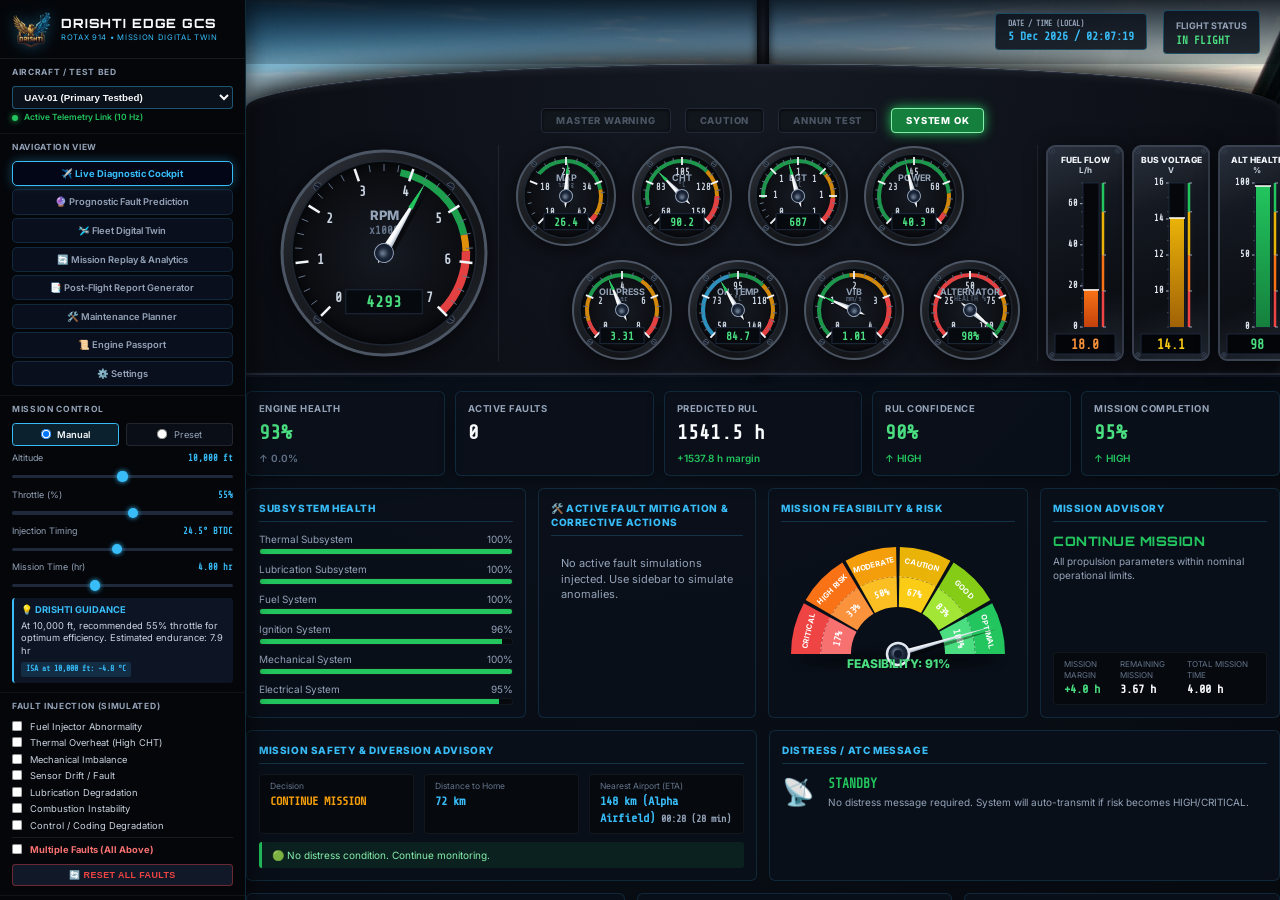
<file: index.html>
<!DOCTYPE html>
<html lang="en">
<head>
    <meta charset="UTF-8">
    <meta name="viewport" content="width=device-width, initial-scale=1.0">
    <title>DRISHTI EDGE GCS — Rotax 914 MALE UAV Engine Digital Twin</title>
    <link rel="icon" type="image/x-icon" href="assets/drishTI.ico">
    <link rel="icon" type="image/png" href="assets/drishTI-logo.png">
    <link rel="stylesheet" href="styles.css">
</head>
<body>
    <div class="gcs-app-container">
        <!-- ============================================================
             LEFT CONTROL & CONFIGURATION SIDEBAR
             ============================================================ -->
        <aside class="gcs-sidebar">
            <!-- Brand Header -->
            <div class="sidebar-header">
                <img src="assets/drishTI-emblem.png" alt="DRISHTI Eagle Emblem" class="brand-emblem">
                <div class="brand-text">
                    <h1>DRISHTI EDGE GCS</h1>
                    <p>ROTAX 914 • MISSION DIGITAL TWIN</p>
                </div>
            </div>

            <!-- Aircraft Selection -->
            <div class="sidebar-section">
                <div class="sidebar-title">Aircraft / Test Bed</div>
                <select id="select-uav" class="gcs-select">
                    <option value="UAV-01 (Primary Testbed)">UAV-01 (Primary Testbed)</option>
                    <option value="UAV-02">UAV-02 (Operational)</option>
                    <option value="UAV-03">UAV-03 (Maintenance Depot)</option>
                    <option value="UAV-04">UAV-04 (Grounded / Overhaul)</option>
                    <option value="UAV-05">UAV-05 (Standby / Ready)</option>
                </select>
                <div class="telemetry-link-badge">
                    <div class="pulse-dot"></div>
                    <span>Active Telemetry Link (10 Hz)</span>
                </div>
            </div>

            <!-- Navigation View Modes -->
            <div class="sidebar-section">
                <div class="sidebar-title">Navigation View</div>
                <div class="nav-tab-link active sidebar-nav-btn" data-tab="cockpit" style="margin-bottom: 4px;">
                    <span>✈️ Live Diagnostic Cockpit</span>
                </div>
                <div class="nav-tab-link sidebar-nav-btn" data-tab="prediction" style="margin-bottom: 4px;">
                    <span>🔮 Prognostic Fault Prediction</span>
                </div>
                <div class="nav-tab-link sidebar-nav-btn" data-tab="fleet" style="margin-bottom: 4px;">
                    <span>🛩️ Fleet Digital Twin</span>
                </div>
                <div class="nav-tab-link sidebar-nav-btn" data-tab="replay" style="margin-bottom: 4px;">
                    <span>🔄 Mission Replay & Analytics</span>
                </div>
                <div class="nav-tab-link sidebar-nav-btn" data-tab="debrief" style="margin-bottom: 4px;">
                    <span>📑 Post-Flight Report Generator</span>
                </div>
                <div class="nav-tab-link sidebar-nav-btn" data-tab="maint" style="margin-bottom: 4px;">
                    <span>🛠️ Maintenance Planner</span>
                </div>
                <div class="nav-tab-link sidebar-nav-btn" data-tab="passport" style="margin-bottom: 4px;">
                    <span>📜 Engine Passport</span>
                </div>
                <div class="nav-tab-link sidebar-nav-btn" data-tab="settings">
                    <span>⚙️ Settings</span>
                </div>
            </div>

            <!-- Mission Control Sliders (Altitude, Throttle, Injection Timing, Duration) -->
            <div class="sidebar-section">
                <div class="sidebar-title">Mission Control</div>
                <div class="mode-toggle-group">
                    <label class="mode-radio-label">
                        <input type="radio" name="mission-mode" value="Manual" checked>
                        <span>Manual</span>
                    </label>
                    <label class="mode-radio-label">
                        <input type="radio" name="mission-mode" value="Preset">
                        <span>Preset</span>
                    </label>
                </div>

                <div id="preset-selection-row" style="display: none; margin-bottom: 10px;">
                    <div class="slider-labels"><span class="lbl-name">Profile Preset</span></div>
                    <select id="select-mission-preset" class="gcs-select">
                        <option value="ISR Long-Endurance Cruise">ISR Long-Endurance Cruise</option>
                        <option value="High Altitude">High Altitude (16,000 ft)</option>
                        <option value="Hot Weather (ISA Baseline)">Hot Weather (ISA Baseline)</option>
                        <option value="Rapid Throttle Transitions">Rapid Throttle Transitions</option>
                        <option value="Endurance">Endurance (10,000 ft)</option>
                    </select>
                </div>

                <div id="manual-sliders-group">
                    <!-- 1. Altitude -->
                    <div class="slider-control-row">
                        <div class="slider-labels">
                            <span class="lbl-name">Altitude</span>
                            <span class="lbl-val" id="val-altitude">10,000 ft</span>
                        </div>
                        <input type="range" id="slider-altitude" class="gcs-slider" min="0" max="20000" step="250" value="10000">
                    </div>

                    <!-- 2. Throttle -->
                    <div class="slider-control-row">
                        <div class="slider-labels">
                            <span class="lbl-name">Throttle (%)</span>
                            <span class="lbl-val" id="val-throttle">55%</span>
                        </div>
                        <input type="range" id="slider-throttle" class="gcs-slider" min="0" max="100" step="1" value="55">
                    </div>

                    <!-- 3. Injection Timing (Added directly into Mission Control) -->
                    <div class="slider-control-row">
                        <div class="slider-labels">
                            <span class="lbl-name">Injection Timing</span>
                            <span class="lbl-val" id="val-injection">24.5° BTDC</span>
                        </div>
                        <input type="range" id="slider-injection-timing" class="gcs-slider" min="15.0" max="35.0" step="0.1" value="24.5">
                    </div>

                    <!-- 4. Mission Duration -->
                    <div class="slider-control-row">
                        <div class="slider-labels">
                            <span class="lbl-name">Mission Time (hr)</span>
                            <span class="lbl-val" id="val-duration">4.00 hr</span>
                        </div>
                        <input type="range" id="slider-duration" class="gcs-slider" min="0.5" max="10.0" step="0.25" value="4.00">
                    </div>
                </div>

                <!-- DRISHTI Live Guidance Card -->
                <div class="guidance-box">
                    <strong style="color: #38bdf8; display: block; margin-bottom: 3px;">💡 DRISHTI GUIDANCE</strong>
                    <span id="drishti-guidance-text">At 10,000 ft, recommended 55% throttle for optimum efficiency. Estimated endurance: 7.9 hr</span>
                    <div><span class="guidance-isa-badge" id="drishti-isa-text">ISA at 10,000 ft: -4.8 °C</span></div>
                </div>
            </div>

            <!-- Fault Injection Simulator -->
            <div class="sidebar-section">
                <div class="sidebar-title">Fault Injection (Simulated)</div>
                <div class="fault-check-list">
                    <label class="fault-check-item">
                        <input type="checkbox" id="chk-fault-misfire">
                        <span>Fuel Injector Abnormality</span>
                    </label>
                    <label class="fault-check-item">
                        <input type="checkbox" id="chk-fault-thermal">
                        <span>Thermal Overheat (High CHT)</span>
                    </label>
                    <label class="fault-check-item">
                        <input type="checkbox" id="chk-fault-mechanical">
                        <span>Mechanical Imbalance</span>
                    </label>
                    <label class="fault-check-item">
                        <input type="checkbox" id="chk-fault-sensor_drift">
                        <span>Sensor Drift / Fault</span>
                    </label>
                    <label class="fault-check-item">
                        <input type="checkbox" id="chk-fault-lubrication">
                        <span>Lubrication Degradation</span>
                    </label>
                    <label class="fault-check-item">
                        <input type="checkbox" id="chk-fault-combustion">
                        <span>Combustion Instability</span>
                    </label>
                    <label class="fault-check-item">
                        <input type="checkbox" id="chk-fault-coding">
                        <span>Control / Coding Degradation</span>
                    </label>
                    <label class="fault-check-item all-faults">
                        <input type="checkbox" id="chk-fault-multiple">
                        <span>Multiple Faults (All Above)</span>
                    </label>
                </div>
                <button id="btn-reset-faults" class="btn-reset-faults">🔄 RESET ALL FAULTS</button>
            </div>
        </aside>

        <!-- ============================================================
             MAIN COCKPIT & FLIGHT GCS CONTENT AREA
             ============================================================ -->
        <main class="gcs-main-area">

            <!-- VIEW 1: LIVE DIAGNOSTIC COCKPIT (DEFAULT) -->
            <div id="view-cockpit" class="gcs-view-panel active">
                <!-- Cockpit Windshield Canopy Overlay -->
                <div class="cockpit-canopy-container">
                    <!-- Top Status Strip -->
                    <div class="cockpit-top-bar">
                        <div class="flight-time-card">
                            <span style="font-size: 8px; color: #94a3b8; display: block;">DATE / TIME (LOCAL)</span>
                            <span id="utc-clock">21 May 2025 / 12:46:31</span>
                        </div>
                        <div class="flight-status-card">
                            <div>
                                <span class="status-lbl">FLIGHT STATUS</span>
                                <div class="status-val">IN FLIGHT</div>
                            </div>
                        </div>
                    </div>

                    <!-- Cockpit Instrument Panel Housing (Matching user's 9-meter layout: 1 Large + 4x2 Cluster) -->
                    <div class="cockpit-instrument-panel">
                        <!-- Top Annunciators Strip -->
                        <div class="annunciator-strip">
                            <div id="annun-master-warning" class="annunciator-box master-warn">MASTER WARNING</div>
                            <div id="annun-caution" class="annunciator-box caution">CAUTION</div>
                            <div id="annun-test" class="annunciator-box annun-test">ANNUN TEST</div>
                            <div id="annun-system-ok" class="annunciator-box system-ok active">SYSTEM OK</div>
                        </div>

                        <!-- 9-Meters Instrument Cluster matching media_1788776900669.png -->
                        <div class="cockpit-layout-container">
                            <!-- 1. Master Tachometer (Large Circle on the left) -->
                            <div class="master-gauge-column">
                                <div class="gauge-canvas-wrapper large-rpm-wrapper">
                                    <canvas id="gauge-rpm"></canvas>
                                </div>
                            </div>

                            <!-- 2. Satellite Instruments Grid (2 Rows of 4 Circles on the right) -->
                            <div class="satellite-gauges-grid">
                                <!-- Top Row (4 Dials): MAP, CHT, EGT, POWER -->
                                <div class="satellite-row">
                                    <div class="gauge-canvas-wrapper"><canvas id="gauge-map"></canvas></div>
                                    <div class="gauge-canvas-wrapper"><canvas id="gauge-cht"></canvas></div>
                                    <div class="gauge-canvas-wrapper"><canvas id="gauge-egt"></canvas></div>
                                    <div class="gauge-canvas-wrapper"><canvas id="gauge-power"></canvas></div>
                                </div>

                                <!-- Bottom Row (4 Dials): OIL PRESS, OIL TEMP, VIBRATION, ALTERNATOR HEALTH -->
                                <div class="satellite-row">
                                    <div class="gauge-canvas-wrapper"><canvas id="gauge-oil-press"></canvas></div>
                                    <div class="gauge-canvas-wrapper"><canvas id="gauge-oil-temp"></canvas></div>
                                    <div class="gauge-canvas-wrapper"><canvas id="gauge-vibration"></canvas></div>
                                    <div class="gauge-canvas-wrapper"><canvas id="gauge-alternator"></canvas></div>
                                </div>
                            </div>

                            <!-- 3. Vertical Tape Meters (Beside the 9 meters) -->
                            <div class="vertical-tapes-column">
                                <div class="vertical-tapes-group">
                                    <div class="tape-canvas-wrapper"><canvas id="tape-fuel-flow"></canvas></div>
                                    <div class="tape-canvas-wrapper"><canvas id="tape-bus-voltage"></canvas></div>
                                    <div class="tape-canvas-wrapper"><canvas id="tape-alt-health"></canvas></div>
                                    <div class="tape-canvas-wrapper"><canvas id="tape-fuel-qty"></canvas></div>
                                </div>
                            </div>
                        </div>
                    </div>
                </div>

                <!-- Lower Analytics & Digital Twin Section -->
                <div class="analytics-section">
                    <!-- DRISHTI Intelligence Summary Bar (5 Metrics) -->
                    <div class="intelligence-summary-row">
                        <div class="summary-metric-card">
                            <div class="metric-header-lbl">ENGINE HEALTH</div>
                            <div class="metric-large-val" id="summary-engine-health" style="color: #4ade80;">93%</div>
                            <div class="metric-delta positive" id="summary-engine-health-delta">↑ 0.0%</div>
                        </div>
                        <div class="summary-metric-card">
                            <div class="metric-header-lbl">ACTIVE FAULTS</div>
                            <div class="metric-large-val" id="summary-active-faults" style="color: #f8fafc;">0</div>
                        </div>
                        <div class="summary-metric-card">
                            <div class="metric-header-lbl">PREDICTED RUL</div>
                            <div class="metric-large-val" id="summary-predicted-rul" style="color: #f8fafc;">1541.5 h</div>
                            <div class="metric-delta positive" id="summary-rul-margin">+1537.8 h margin</div>
                        </div>
                        <div class="summary-metric-card">
                            <div class="metric-header-lbl">RUL CONFIDENCE</div>
                            <div class="metric-large-val" id="summary-rul-conf" style="color: #4ade80;">90%</div>
                            <div class="metric-delta positive" id="summary-rul-conf-delta">↑ HIGH</div>
                        </div>
                        <div class="summary-metric-card">
                            <div class="metric-header-lbl">MISSION COMPLETION</div>
                            <div class="metric-large-val" id="summary-mission-completion" style="color: #4ade80;">72%</div>
                            <div class="metric-delta positive" id="summary-mission-completion-delta">↑ HIGH</div>
                        </div>
                    </div>

                    <!-- Middle Analytics Row (Subsystems, XAI, Feasibility Speedometer, Advisory) -->
                    <div class="analytics-middle-grid">
                        <!-- 1. Subsystem Health Breakdown -->
                        <div class="analytics-panel">
                            <div class="panel-header-title">Subsystem Health</div>
                            <div class="subsystem-bars-list">
                                <div class="sub-bar-row">
                                    <div class="sub-bar-labels"><span>Thermal Subsystem</span><span id="val-sub-thermal">78%</span></div>
                                    <div class="sub-bar-track"><div id="bar-sub-thermal" class="sub-bar-fill warn" style="width: 78%;"></div></div>
                                </div>
                                <div class="sub-bar-row">
                                    <div class="sub-bar-labels"><span>Lubrication Subsystem</span><span id="val-sub-lubrication">92%</span></div>
                                    <div class="sub-bar-track"><div id="bar-sub-lubrication" class="sub-bar-fill nominal" style="width: 92%;"></div></div>
                                </div>
                                <div class="sub-bar-row">
                                    <div class="sub-bar-labels"><span>Fuel System</span><span id="val-sub-fuel">85%</span></div>
                                    <div class="sub-bar-track"><div id="bar-sub-fuel" class="sub-bar-fill nominal" style="width: 85%;"></div></div>
                                </div>
                                <div class="sub-bar-row">
                                    <div class="sub-bar-labels"><span>Ignition System</span><span id="val-sub-ignition">90%</span></div>
                                    <div class="sub-bar-track"><div id="bar-sub-ignition" class="sub-bar-fill nominal" style="width: 90%;"></div></div>
                                </div>
                                <div class="sub-bar-row">
                                    <div class="sub-bar-labels"><span>Mechanical System</span><span id="val-sub-mechanical">88%</span></div>
                                    <div class="sub-bar-track"><div id="bar-sub-mechanical" class="sub-bar-fill nominal" style="width: 88%;"></div></div>
                                </div>
                                <div class="sub-bar-row">
                                    <div class="sub-bar-labels"><span>Electrical System</span><span id="val-sub-electrical">95%</span></div>
                                    <div class="sub-bar-track"><div id="bar-sub-electrical" class="sub-bar-fill nominal" style="width: 95%;"></div></div>
                                </div>
                            </div>
                        </div>

                        <!-- 2. Active Fault Mitigation (moved from graphs row) -->
                        <div class="analytics-panel">
                            <div class="panel-header-title">🛠️ Active Fault Mitigation & Corrective Actions</div>
                            <div id="corrective-measures-container">
                                <div class="info-card-empty" style="color: #94a3b8; font-size: 11px; padding: 10px;">
                                    No active fault simulations injected. Use sidebar to simulate anomalies.
                                </div>
                            </div>
                        </div>

                        <!-- 3. Mission Feasibility & Risk (6-Segment Speedo matching media_1788777398956.jpg) -->
                        <div class="analytics-panel">
                            <div class="panel-header-title">Mission Feasibility & Risk</div>
                            <div class="gauge-feasibility-wrapper">
                                <canvas id="gauge-feasibility"></canvas>
                            </div>
                        </div>

                        <!-- 4. Mission Advisory Card -->
                        <div class="analytics-panel mission-advisory-panel">
                            <div>
                                <div class="panel-header-title">Mission Advisory</div>
                                <div class="advisory-title warn" id="advisory-title">CONTINUE WITH CAUTION</div>
                                <div class="advisory-subtitle" id="advisory-subtitle">Monitor engine parameters closely.</div>
                            </div>
                            <div class="advisory-metrics-row">
                                <div class="adv-stat">
                                    <div class="lbl">Mission Margin</div>
                                    <div class="val" id="advisory-margin" style="color: #ef4444;">-1.2 h</div>
                                </div>
                                <div class="adv-stat">
                                    <div class="lbl">Remaining Mission</div>
                                    <div class="val" id="advisory-remain">3.17 h</div>
                                </div>
                                <div class="adv-stat">
                                    <div class="lbl">Total Mission Time</div>
                                    <div class="val" id="advisory-total">4.00 h</div>
                                </div>
                            </div>
                        </div>
                    </div>

                    <!-- Bottom Analytics Row: Diversion & Distress ATC -->
                    <div class="analytics-bottom-grid">
                        <div class="analytics-panel">
                            <div class="panel-header-title">Mission Safety & Diversion Advisory</div>
                            <div class="diversion-stats-row">
                                <div class="diversion-box">
                                    <div class="lbl">Decision</div>
                                    <div class="val" id="diversion-decision" style="color: #f59e0b;">CONTINUE WITH CAUTION</div>
                                </div>
                                <div class="diversion-box">
                                    <div class="lbl">Distance to Home</div>
                                    <div class="val">72 km</div>
                                </div>
                                <div class="diversion-box">
                                    <div class="lbl">Nearest Airport (ETA)</div>
                                    <div class="val">148 km (Alpha Airfield) <span style="font-size: 10px; color:#94a3b8;">00:28 (28 min)</span></div>
                                </div>
                            </div>
                            <div class="diversion-banner">
                                🟢 No distress condition. Continue monitoring.
                            </div>
                        </div>

                        <div class="analytics-panel">
                            <div class="panel-header-title">Distress / ATC Message</div>
                            <div class="atc-radar-container">
                                <div class="atc-icon">📡</div>
                                <div>
                                    <div class="atc-status standby" id="atc-status">STANDBY</div>
                                    <div class="atc-desc" id="atc-desc">No distress message required. System will auto-transmit if risk becomes HIGH/CRITICAL.</div>
                                </div>
                            </div>
                        </div>
                    </div>

                    <!-- Graphs Row: Real-Time Multi-channel Telemetry Strip Chart & Synthetic Vision & Corrective Actions -->
                    <div style="display: grid; grid-template-columns: 1.2fr 1fr 1fr; gap: 12px;">
                        <!-- Live Telemetry Stream Graph -->
                        <div class="analytics-panel">
                            <div class="panel-header-title">📈 Real-Time Multi-Channel Telemetry Stream</div>
                            <canvas id="canvas-live-telemetry" style="width: 100%; height: 160px; border-radius: 4px;"></canvas>
                        </div>

                        <!-- 3D Flight Corridor -->
                        <div class="analytics-panel">
                            <div class="panel-header-title">🛩️ Synthetic Vision / 3D Flight Corridor</div>
                            <canvas id="canvas-synthetic-vision" style="width: 100%; height: 160px; border-radius: 4px;"></canvas>
                        </div>

                        <!-- AI / XAI Top Risk Contributors (moved from middle row) -->
                        <div class="analytics-panel">
                            <div class="panel-header-title">AI / XAI — Top Risk Contributors</div>
                            <div class="xai-table-container">
                                <table class="xai-table">
                                    <thead>
                                        <tr>
                                            <th>Parameter</th>
                                            <th>Influence</th>
                                            <th>Why it Matters</th>
                                            <th>Action</th>
                                        </tr>
                                    </thead>
                                    <tbody id="xai-contributors-body">
                                        <!-- Rendered dynamically -->
                                    </tbody>
                                </table>
                            </div>
                        </div>
                    </div>
                </div>
            </div>

            <!-- VIEW 2: PROGNOSTIC FAULT PREDICTION -->
            <div id="view-prediction" class="gcs-view-panel">
                <div class="view-content-wrapper">
                    <div class="view-title-header">
                        <span>🔮 Prognostic Fault & Degradation Trajectory Prediction</span>
                        <span style="font-size: 11px; color: #94a3b8;">AI Time-to-Exceedance Modeler&nbsp;&nbsp;·&nbsp;&nbsp;<span style="color:#38bdf8;">PROJECTION ACTIVE</span></span>
                    </div>

                    <!-- Mission scenario selector -->
                    <div class="analytics-panel" style="margin-bottom: 12px; padding: 10px 12px;">
                        <div style="display:flex; align-items:center; gap:8px; flex-wrap:wrap;">
                            <span class="panel-header-title" style="margin:0; margin-right:6px;">MISSION SCENARIO</span>
                            <div class="scenario-chip active" data-scenario="normal">Normal Cruise</div>
                            <div class="scenario-chip" data-scenario="highalt">High Altitude</div>
                            <div class="scenario-chip" data-scenario="hot">Hot Weather</div>
                            <div class="scenario-chip" data-scenario="long">Long Endurance</div>
                            <div class="scenario-chip" data-scenario="rapid">Rapid Throttle</div>
                            <div class="scenario-chip" data-scenario="custom">Custom Mission</div>
                            <button id="prog-reset-btn" class="btn-rectify" style="margin-left:auto; padding:5px 10px; font-size:10px;">↺ RESET TO CURRENT STATE</button>
                        </div>
                    </div>

                    <div style="display: grid; grid-template-columns: 300px 1fr 300px; gap: 12px;">
                        <!-- Left column: mission inputs -->
                        <div style="display:flex; flex-direction:column; gap:12px;">
                            <div class="analytics-panel">
                                <div class="panel-header-title">Prospective Mission Inputs</div>
                                <div class="slider-control-row">
                                    <div class="slider-labels"><span class="lbl-name">Projected Altitude</span><span class="lbl-val" id="pred-val-alt">8,000 ft</span></div>
                                    <input type="range" id="pred-alt-slider" class="gcs-slider" min="0" max="16000" step="500" value="8000">
                                </div>
                                <div class="slider-control-row">
                                    <div class="slider-labels"><span class="lbl-name">Projected Throttle</span><span class="lbl-val" id="pred-val-th">65%</span></div>
                                    <input type="range" id="pred-th-slider" class="gcs-slider" min="20" max="100" step="1" value="65">
                                </div>
                                <div class="slider-control-row">
                                    <div class="slider-labels"><span class="lbl-name">Projected Duration</span><span class="lbl-val" id="pred-val-dur">4.0 h</span></div>
                                    <input type="range" id="pred-dur-slider" class="gcs-slider" min="1" max="24" step="0.5" value="4.0">
                                </div>
                                <div class="slider-control-row">
                                    <div class="slider-labels"><span class="lbl-name">Ambient (ISA Offset)</span><span class="lbl-val" id="pred-val-dt">+0 °C ISA</span></div>
                                    <input type="range" id="pred-dt-slider" class="gcs-slider" min="-20" max="25" step="1" value="0">
                                </div>
                                <div class="slider-control-row">
                                    <div class="slider-labels"><span class="lbl-name">Throttle Profile</span><span class="lbl-val" id="pred-val-cycle">Steady</span></div>
                                    <select id="pred-cycle-select" class="gcs-dropdown" style="width:100%; margin-top:4px;">
                                        <option value="steady">Steady cruise</option>
                                        <option value="moderate">Moderate cycling</option>
                                        <option value="rapid">Rapid throttle transients</option>
                                    </select>
                                </div>
                            </div>

                            <!-- Current engine state (live) -->
                            <div class="analytics-panel">
                                <div class="panel-header-title">CURRENT ENGINE STATE <span style="color:#4ade80;">● LIVE</span></div>
                                <div class="prog-state-grid">
                                    <div class="prog-stat"><div class="lbl">Engine Health</div><div class="val" id="cur-health">93%</div></div>
                                    <div class="prog-stat"><div class="lbl">Current CHT</div><div class="val" id="cur-cht">96.0 °C</div></div>
                                    <div class="prog-stat"><div class="lbl">Current EGT</div><div class="val" id="cur-egt">652 °C</div></div>
                                    <div class="prog-stat"><div class="lbl">Current RPM</div><div class="val" id="cur-rpm">4303</div></div>
                                    <div class="prog-stat"><div class="lbl">Current RUL</div><div class="val" id="cur-rul">154 h</div></div>
                                </div>
                            </div>
                        </div>

                        <!-- Center: trajectory chart -->
                        <div class="analytics-panel">
                            <div style="display:flex; align-items:center; justify-content:space-between;">
                                <div class="panel-header-title">PROJECTED THERMAL & DEGRADATION TRAJECTORY</div>
                                <div class="prog-legend">
                                    <label class="series-toggle cht"><input type="checkbox" id="prog-series-cht" checked> CHT</label>
                                    <label class="series-toggle stress"><input type="checkbox" id="prog-series-stress" checked> Thermal Stress</label>
                                    <label class="series-toggle health"><input type="checkbox" id="prog-series-health" checked> Engine Health</label>
                                </div>
                            </div>
                            <canvas id="canvas-prognostic-trajectory" style="width: 100%; height: 300px;"></canvas>

                            <!-- Time-to-exceedance -->
                            <div class="tte-row">
                                <div class="tte-box">
                                    <div class="lbl">TIME TO THRESHOLD — CHT WARNING 120°C</div>
                                    <div class="val warn" id="tte-warn">—</div>
                                </div>
                                <div class="tte-box">
                                    <div class="lbl">TIME TO THRESHOLD — OEM LIMIT 135°C</div>
                                    <div class="val crit" id="tte-limit">—</div>
                                </div>
                            </div>
                        </div>

                        <!-- Right column: projection outputs -->
                        <div style="display:flex; flex-direction:column; gap:12px;">
                            <div class="analytics-panel">
                                <div class="panel-header-title">REMAINING USEFUL LIFE</div>
                                <div style="display:flex; align-items:baseline; gap:10px;">
                                    <div class="metric-large-val" id="rul-proj-val" style="color:#38bdf8;">127</div>
                                    <div style="font-size:10px; color:#94a3b8;">flight hours projected</div>
                                </div>
                                <div class="prog-kv"><span>Confidence (prototype indicator)</span><b id="rul-conf-val">87%</b></div>
                                <div class="prog-kv"><span>RUL Change</span><b id="rul-change-val">−27 h from current baseline</b></div>
                                <div class="prog-kv"><span>Maintenance Window</span><b id="rul-maint-window" style="color:#4ade80;">32–45 flight hours</b></div>
                            </div>

                            <div class="analytics-panel">
                                <div class="panel-header-title">PROJECTED ENGINE STATE</div>
                                <div class="prog-state-grid">
                                    <div class="prog-stat"><div class="lbl">Projected Health</div><div class="val" id="proj-health">86%</div></div>
                                    <div class="prog-stat"><div class="lbl">Max Projected CHT</div><div class="val" id="proj-cht">121°C</div></div>
                                    <div class="prog-stat"><div class="lbl">Peak Thermal Stress</div><div class="val" id="proj-stress">84 / 100</div></div>
                                    <div class="prog-stat"><div class="lbl">Projected RUL</div><div class="val" id="proj-rul">127 h</div></div>
                                    <div class="prog-stat"><div class="lbl">RUL Change</div><div class="val" id="proj-rul-change">−27 h</div></div>
                                </div>
                            </div>

                            <div class="analytics-panel">
                                <div class="panel-header-title">TOP DEGRADATION CONTRIBUTORS</div>
                                <div id="prog-contributors"></div>
                            </div>

                            <div class="analytics-panel">
                                <div class="panel-header-title">PREDICTED CONDITION</div>
                                <div id="prog-condition-text" class="prog-condition ok">—</div>
                            </div>
                        </div>
                    </div>
                </div>
            </div>

            <!-- VIEW 3: FLEET DIGITAL TWIN -->
            <div id="view-fleet" class="gcs-view-panel">
                <div class="view-content-wrapper">
                    <div class="view-title-header">
                        <span>🛩️ Fleet Digital Twin & Cross-Aircraft Health Matrix</span>
                        <span style="font-size: 11px; color: #94a3b8;">5 Active Airframes Tracked</span>
                    </div>
                    <div class="analytics-panel" style="margin-bottom: 16px;">
                        <div class="panel-header-title">MALE UAV Fleet Telemetry Roster</div>
                        <table class="gcs-data-table">
                            <thead>
                                <tr>
                                    <th>Tail Number</th>
                                    <th>Engine Spec</th>
                                    <th>Health %</th>
                                    <th>RUL (Hours to Overhaul)</th>
                                    <th>Risk Tier</th>
                                    <th>Operational State</th>
                                    <th>Flight Hours / TBO</th>
                                </tr>
                            </thead>
                            <tbody id="fleet-table-body">
                                <!-- Populated dynamically -->
                            </tbody>
                        </table>
                    </div>

                    <div class="analytics-panel">
                        <div class="panel-header-title">Comparative Engine Health Across Airframes</div>
                        <canvas id="chart-fleet-health" style="width: 100%; height: 240px;"></canvas>
                    </div>
                </div>
            </div>

            <!-- VIEW 4: MISSION REPLAY & ANALYTICS -->
            <div id="view-replay" class="gcs-view-panel">
                <div class="view-content-wrapper">
                    <div class="view-title-header">
                        <span>🔄 Mission Flight Replay & Timeline Scrubbing</span>
                        <span id="replay-time-label" style="font-family: var(--font-mono); color: #38bdf8;">0.0 min / 41.3 min</span>
                    </div>

                    <!-- Mission information bar -->
                    <div class="analytics-panel rp-mission-bar">
                        <div><span class="lbl">Mission</span><b>MALE UAV Endurance Mission</b></div>
                        <div><span class="lbl">Date</span><b>SIMULATED MISSION</b></div>
                        <div><span class="lbl">Duration</span><b>41.3 min</b></div>
                        <div><span class="lbl">Mission Status</span><b style="color:#4ade80;">COMPLETED</b></div>
                        <div><span class="lbl">Data Source</span><b>Simulated Telemetry</b></div>
                    </div>

                    <!-- Flight phase timeline + events -->
                    <div class="analytics-panel" style="margin-bottom: 12px;">
                        <div class="panel-header-title">FLIGHT PHASE TIMELINE — click a phase or event to jump</div>
                        <div class="rp-timeline-wrap">
                            <div class="rp-phase-lane">
                                <div class="rp-phase-seg" data-short="TAKEOFF" data-start="0" style="width:7.7%;">TAKEOFF</div>
                                <div class="rp-phase-seg" data-short="CLIMB" data-start="3.2" style="width:10.4%;">CLIMB</div>
                                <div class="rp-phase-seg" data-short="CLIMB" data-start="7.5" style="width:10.4%;">TRANS</div>
                                <div class="rp-phase-seg" data-short="CRUISE" data-start="11.8" style="width:24.7%;">CRUISE</div>
                                <div class="rp-phase-seg warn" data-short="HIGH LOAD" data-start="22.0" style="width:12.6%;">HIGH LOAD</div>
                                <div class="rp-phase-seg fault" data-short="FAULT" data-start="27.2" style="width:9.7%;">ANOMALY</div>
                                <div class="rp-phase-seg" data-short="RTB" data-start="31.2" style="width:17.7%;">RECOVERY</div>
                                <div class="rp-phase-seg" data-short="LAND" data-start="38.5" style="width:6.8%;">LAND</div>
                                <div id="rp-timeline-cursor" class="rp-cursor" style="left:0%;"></div>
                            </div>
                            <div id="rp-timeline-events" class="rp-event-lane"></div>
                            <div class="rp-time-scale"><span>0</span><span>10</span><span>20</span><span>30</span><span>41.3 min</span></div>
                        </div>
                    </div>

                    <!-- Playback controls -->
                    <div class="analytics-panel rp-controls-bar" style="margin-bottom: 12px;">
                        <button id="rp-btn-play" class="rp-play-btn">▶ PLAY</button>
                        <button id="rp-btn-reset" class="rp-ctl-btn">↺ RESET</button>
                        <div class="rp-speed-group">
                            <span class="lbl" style="margin-right:4px;">SPEED</span>
                            <button class="rp-speed-btn" data-speed="0.5">0.5×</button>
                            <button class="rp-speed-btn active" data-speed="1">1×</button>
                            <button class="rp-speed-btn" data-speed="2">2×</button>
                            <button class="rp-speed-btn" data-speed="4">4×</button>
                        </div>
                        <input type="range" id="replay-scrubber" class="gcs-slider rp-scrubber" min="0" max="413" step="0.1" value="0">
                    </div>

                    <div style="display: grid; grid-template-columns: 1fr 340px 320px; gap: 12px;">
                        <!-- Left: replay chart + profile -->
                        <div style="display:flex; flex-direction:column; gap:12px; min-width:0;">
                            <div class="analytics-panel">
                                <div style="display:flex; align-items:center; justify-content:space-between; flex-wrap:wrap; gap:4px;">
                                    <div class="panel-header-title">ENGINE TELEMETRY — HISTORICAL REPLAY</div>
                                    <div class="rp-series-toggles">
                                        <label style="color:#38bdf8;"><input type="checkbox" id="rp-series-rpm" checked> RPM</label>
                                        <label style="color:#f59e0b;"><input type="checkbox" id="rp-series-cht" checked> CHT</label>
                                        <label style="color:#4ade80;"><input type="checkbox" id="rp-series-ff" checked> Fuel</label>
                                        <label style="color:#34d399;"><input type="checkbox" id="rp-series-health" checked> Health</label>
                                        <label style="color:#ef4444;"><input type="checkbox" id="rp-series-anomaly" checked> Anomaly</label>
                                        <label style="color:#fbbf24;"><input type="checkbox" id="rp-series-egt"> EGT</label>
                                        <label style="color:#a78bfa;"><input type="checkbox" id="rp-series-map"> MAP</label>
                                        <label style="color:#fb923c;"><input type="checkbox" id="rp-series-oil_temp"> Oil T</label>
                                        <label style="color:#22d3ee;"><input type="checkbox" id="rp-series-oil_press"> Oil P</label>
                                    </div>
                                </div>
                                <canvas id="canvas-replay-chart" style="width: 100%; height: 280px;"></canvas>
                            </div>
                            <div class="analytics-panel">
                                <div class="panel-header-title">MISSION PROFILE — ALTITUDE</div>
                                <canvas id="canvas-replay-profile" style="width: 100%; height: 120px;"></canvas>
                                <div id="rp-profile-caption" class="rp-profile-caption">TAKEOFF — 0.0 min</div>
                            </div>
                        </div>

                        <!-- Middle: telemetry + state -->
                        <div style="display:flex; flex-direction:column; gap:12px;">
                            <div class="analytics-panel">
                                <div class="panel-header-title">ENGINE TELEMETRY @ CURSOR</div>
                                <div class="rp-tel-grid">
                                    <div class="prog-stat"><div class="lbl">RPM</div><div class="val" id="rp-tel-rpm">3200</div></div>
                                    <div class="prog-stat"><div class="lbl">MAP</div><div class="val" id="rp-tel-map">22.0</div></div>
                                    <div class="prog-stat"><div class="lbl">Fuel Flow</div><div class="val" id="rp-tel-ff">14.0</div></div>
                                    <div class="prog-stat"><div class="lbl">CHT</div><div class="val" id="rp-tel-cht">72.0 °C</div></div>
                                    <div class="prog-stat"><div class="lbl">EGT</div><div class="val" id="rp-tel-egt">480 °C</div></div>
                                    <div class="prog-stat"><div class="lbl">Oil Temp</div><div class="val" id="rp-tel-oil-t">62.0 °C</div></div>
                                    <div class="prog-stat"><div class="lbl">Oil Press</div><div class="val" id="rp-tel-oil-p">5.2 bar</div></div>
                                    <div class="prog-stat"><div class="lbl">Battery</div><div class="val" id="rp-tel-bat">28.2 V</div></div>
                                    <div class="prog-stat"><div class="lbl">Engine Health</div><div class="val" id="rp-tel-health">97%</div></div>
                                    <div class="prog-stat"><div class="lbl">Anomaly Score</div><div class="val" id="rp-tel-anom">0.05</div></div>
                                </div>
                            </div>
                            <div class="analytics-panel">
                                <div class="panel-header-title">REPLAY STATE</div>
                                <div class="prog-kv"><span>Current Time</span><b id="rp-state-time">0.0 min</b></div>
                                <div class="prog-kv"><span>Mission Phase</span><b id="rp-state-phase">Takeoff</b></div>
                                <div class="prog-kv"><span>RPM</span><b id="rp-state-rpm">3200</b></div>
                                <div class="prog-kv"><span>CHT</span><b id="rp-state-cht">72.0 °C</b></div>
                                <div class="prog-kv"><span>Speed</span><b id="rp-state-speed">1.0× Real-time</b></div>
                                <div class="prog-kv"><span>Engine Health</span><b id="rp-state-health" style="color:#4ade80;">97%</b></div>
                                <div class="prog-kv"><span>Anomaly Score</span><b id="rp-state-anom" style="color:#4ade80;">0.05</b></div>
                            </div>
                        </div>

                        <!-- Right: events + summary -->
                        <div style="display:flex; flex-direction:column; gap:12px;">
                            <div class="analytics-panel">
                                <div class="panel-header-title">EVENT DETAILS</div>
                                <div id="rp-event-details"></div>
                            </div>
                            <div id="rp-beforeafter"></div>
                            <div class="analytics-panel">
                                <div class="panel-header-title">MISSION EVENTS</div>
                                <div id="rp-event-list" class="rp-event-list"></div>
                            </div>
                            <div class="analytics-panel">
                                <div class="panel-header-title">MISSION REPLAY SUMMARY</div>
                                <div class="prog-kv"><span>Flight Duration</span><b id="rp-sum-duration">41.3 min</b></div>
                                <div class="prog-kv"><span>Maximum RPM</span><b id="rp-sum-rpm">—</b></div>
                                <div class="prog-kv"><span>Maximum CHT</span><b id="rp-sum-cht">—</b></div>
                                <div class="prog-kv"><span>Maximum EGT</span><b id="rp-sum-egt">—</b></div>
                                <div class="prog-kv"><span>Anomalies Detected</span><b id="rp-sum-anom">—</b></div>
                                <div class="prog-kv"><span>Fault Events</span><b id="rp-sum-faults">—</b></div>
                                <div class="prog-kv"><span>Minimum Engine Health</span><b id="rp-sum-health">—</b></div>
                                <div class="prog-kv"><span>Mission Outcome</span><b style="color:#4ade80;">COMPLETED</b></div>
                            </div>
                        </div>
                    </div>
                </div>
            </div>

            <!-- VIEW 5: POST-FLIGHT DEBRIEF REPORT GENERATOR -->
            <div id="view-debrief" class="gcs-view-panel">
                <div class="view-content-wrapper">
                    <div class="view-title-header">
                        <span>📑 Automated Flight Debrief & Post-Mission Report</span>
                        <div>
                            <button id="btn-download-report" class="btn-rectify" style="padding: 6px 12px; background: #0284c7;">📥 Download Report (.md)</button>
                        </div>
                    </div>
                    <div class="analytics-panel">
                        <pre id="report-markdown-content" style="font-family: var(--font-mono); font-size: 11px; color: #cbd5e1; white-space: pre-wrap; line-height: 1.5;">Compiling mission summary…
                        </pre>
                    </div>
                </div>
            </div>

            <!-- VIEW 6: MAINTENANCE PLANNER -->
            <div id="view-maint" class="gcs-view-panel">
                <div class="view-content-wrapper">
                    <div class="view-title-header">
                        <span>🛠️ Predictive Maintenance Planner & Logistics Depot</span>
                        <span style="font-size: 11px; color: #4ade80;">OEM TBO Limit: 2,000 h</span>
                    </div>
                    <div class="analytics-panel" style="margin-bottom: 16px;">
                        <div class="panel-header-title">Automated Spare Parts Requisition</div>
                        <p style="font-size: 11.5px; color: #94a3b8; margin-bottom: 10px;">
                            DRISHTI proactively forecasts parts replacement based on vibration harmonic spectrum, thermal wear accumulation, and oil pressure delta.
                        </p>
                        <button id="btn-order-spares" class="btn-rectify" style="padding: 8px 16px; font-weight: 700;">📦 Dispatch Depot Spare Parts Requisition</button>
                        <div id="spares-order-status" style="display: none; margin-top: 10px; font-size: 11px; color: #4ade80;"></div>
                    </div>

                    <div class="analytics-panel">
                        <div class="panel-header-title">Technician Sign-Off Checklist</div>
                        <div class="fault-check-list">
                            <label class="fault-check-item"><input type="checkbox"><span>Cylinder #2 & #4 Spark Plug Clearance Inspection</span></label>
                            <label class="fault-check-item"><input type="checkbox"><span>Scavenge Oil Filter Particle & Metallic Shaving Audit</span></label>
                            <label class="fault-check-item"><input type="checkbox"><span>Propeller Reducer Gearbox Lash Measurement (<0.08 mm)</span></label>
                            <label class="fault-check-item"><input type="checkbox"><span>FADEC ECU Dual-Lane Firmware Diagnostic Sign-Off</span></label>
                        </div>
                    </div>
                </div>
            </div>

            <!-- VIEW 7: ENGINE PASSPORT -->
            <div id="view-passport" class="gcs-view-panel">
                <div class="view-content-wrapper">
                    <div class="view-title-header">
                        <span>📜 Rotax 914 Engine Passport & Tamper-Evident Audit Trail</span>
                        <span style="font-size: 11px; color: #38bdf8;">SHA-256 Ledger Verified</span>
                    </div>

                    <!-- Rotax 914 PS1 Model Data: Engine Specifications & OEM Operating Limits -->
                    <div style="display: grid; grid-template-columns: 1fr 1fr; gap: 16px; margin-bottom: 16px;">
                        <div class="analytics-panel">
                            <div class="panel-header-title">Rotax 914 — PS1 Model Data: Engine / Performance</div>
                            <table class="gcs-data-table">
                                <thead>
                                    <tr>
                                        <th>Parameter</th>
                                        <th style="text-align: right;">Value</th>
                                    </tr>
                                </thead>
                                <tbody>
                                    <tr><td>Cylinders</td><td style="text-align: right;">4</td></tr>
                                    <tr><td>Take-off power</td><td style="text-align: right;">84.5 kW / 115 HP</td></tr>
                                    <tr><td>Max continuous power</td><td style="text-align: right;">73.5 kW / 100 HP</td></tr>
                                    <tr><td>Take-off RPM</td><td style="text-align: right;">5800 rpm</td></tr>
                                    <tr><td>Max continuous RPM</td><td style="text-align: right;">5500 rpm</td></tr>
                                    <tr><td>Idle RPM</td><td style="text-align: right;">≥ 1400 rpm</td></tr>
                                    <tr><td>Reduction gearbox</td><td style="text-align: right;">2.43 : 1</td></tr>
                                    <tr><td>Firing order</td><td style="text-align: right;">1–4–2–3</td></tr>
                                </tbody>
                            </table>
                        </div>

                        <div class="analytics-panel">
                            <div class="panel-header-title">Rotax 914 — OEM Operating Limits</div>
                            <table class="gcs-data-table">
                                <thead>
                                    <tr>
                                        <th>Parameter</th>
                                        <th style="text-align: right;">Value</th>
                                    </tr>
                                </thead>
                                <tbody>
                                    <tr><td>Take-off RPM</td><td style="text-align: right;">5800 rpm, max 5 min</td></tr>
                                    <tr><td>Continuous RPM</td><td style="text-align: right;">5500 rpm</td></tr>
                                    <tr><td>Take-off manifold pressure</td><td style="text-align: right;">1350 hPa max</td></tr>
                                    <tr><td>Continuous manifold pressure</td><td style="text-align: right;">1200 hPa max</td></tr>
                                    <tr><td>Take-off critical altitude</td><td style="text-align: right;">2450 m</td></tr>
                                    <tr><td>Continuous critical altitude</td><td style="text-align: right;">4875 m</td></tr>
                                    <tr><td>Airbox intervention temperature</td><td style="text-align: right;">72 °C / 88 °C (config dependent)</td></tr>
                                    <tr><td>Oil pressure</td><td style="text-align: right;">0.8–7 bar depending on RPM</td></tr>
                                    <tr><td>Normal oil pressure &gt; 3500 rpm</td><td style="text-align: right;">2–5 bar</td></tr>
                                    <tr><td>Oil temperature</td><td style="text-align: right;">90–110 °C normal</td></tr>
                                    <tr><td>Oil temperature limits</td><td style="text-align: right;">50–130 °C</td></tr>
                                    <tr><td>EGT maximum</td><td style="text-align: right;">950 °C</td></tr>
                                    <tr><td>CHT maximum</td><td style="text-align: right;">135 °C</td></tr>
                                    <tr><td>Coolant maximum</td><td style="text-align: right;">120 °C</td></tr>
                                </tbody>
                            </table>
                        </div>
                    </div>

                    <div class="analytics-panel">
                        <table class="gcs-data-table">
                            <thead>
                                <tr>
                                    <th>Flight Hours</th>
                                    <th>Lifecycle Event</th>
                                    <th>Maintenance Action</th>
                                    <th>Cryptographic Hash</th>
                                </tr>
                            </thead>
                            <tbody>
                                <tr>
                                    <td>0.0 h</td>
                                    <td>Initial Commissioning</td>
                                    <td>Rotax Factory Certificate of Airworthiness</td>
                                    <td><code style="color:#38bdf8;">e3b0c44298fc1c149afb</code></td>
                                </tr>
                                <tr>
                                    <td>150.0 h</td>
                                    <td>Scheduled 150h Service</td>
                                    <td>Replaced oil filter & spark plugs (Lanes A/B)</td>
                                    <td><code style="color:#38bdf8;">7a52f9b8c19a4e2101bb</code></td>
                                </tr>
                                <tr>
                                    <td>342.5 h</td>
                                    <td>Current Flight Operation</td>
                                    <td>DRISHTI Real-Time Active Stream</td>
                                    <td><code style="color:#4ade80;">4f9812a0d1e56b3c99fe</code></td>
                                </tr>
                            </tbody>
                        </table>
                    </div>
                </div>
            </div>

            <!-- VIEW 8: SETTINGS -->
            <div id="view-settings" class="gcs-view-panel">
                <div class="view-content-wrapper">
                    <div class="view-title-header">
                        <span>⚙️ Ground Control Station System Settings</span>
                        <span id="rbac-role-badge" style="font-size: 11px; color: #38bdf8;">Flight Director</span>
                    </div>
                    <div class="analytics-panel" style="margin-bottom: 16px;">
                        <div class="panel-header-title">Role-Based Access Control (RBAC)</div>
                        <select id="select-user-role" class="gcs-select" style="max-width: 300px;">
                            <option value="Flight Director">Flight Director (Full Authorization)</option>
                            <option value="Maintenance Technician">Maintenance Technician (Diagnostics & Sign-Off)</option>
                            <option value="Observer">Observer (Read-Only Telemetry)</option>
                        </select>
                    </div>

                    <div class="analytics-panel">
                        <div class="panel-header-title">Audio Alarms & Telemetry Calibration</div>
                        <button id="btn-mute-audio" class="btn-rectify" style="padding: 8px 16px; margin-bottom: 14px;">🔊 Audio Alarms Enabled</button>
                        <div style="font-size: 11px; color: #94a3b8;">
                            Audio alarm uses Web Audio API to synthesize dual-tone cockpit chimes for master warning and caution alerts without requiring external sound files.
                        </div>
                    </div>
                </div>
            </div>

        </main>
    </div>

    <!-- Scripts -->
<script src="js/diagnostics.js"></script>
<script src="js/physics.js"></script>
<script src="js/gauges.js"></script>
<script src="js/tapes.js"></script>
<script src="js/charts.js"></script>
<script src="js/prognostics.js"></script>
<script src="js/replay.js"></script>
<script src="js/ml_model.js"></script>
<script src="js/ml_classifier.js"></script>
<script src="js/simulation.js"></script>
<script src="js/app.js"></script>
</body>
</html>
</file>
<file: styles.css>
/**
 * DRISHTI GCS — Rotax 914 MALE UAV Engine Digital Twin Cockpit Theme
 * Photorealistic Glass/Analog Cockpit, Aviation Annunciators, Dark HUD Styling.
 */

@import url('https://fonts.googleapis.com/css2?family=Inter:wght@400;500;600;700;800&family=Share+Tech+Mono&family=Orbitron:wght@500;700;900&display=swap');

:root {
    --bg-dark: #07090e;
    --panel-bg: #0b0f17;
    --card-bg: rgba(15, 23, 42, 0.75);
    --border-subtle: rgba(56, 189, 248, 0.15);
    --border-accent: rgba(56, 189, 248, 0.4);
    --neon-blue: #38bdf8;
    --neon-green: #22c55e;
    --neon-amber: #f59e0b;
    --neon-red: #ef4444;
    --text-main: #f8fafc;
    --text-muted: #94a3b8;
    --text-dim: #64748b;
    --font-mono: 'Share Tech Mono', monospace;
    --font-sans: 'Inter', -apple-system, BlinkMacSystemFont, sans-serif;
    --font-display: 'Orbitron', sans-serif;
}

* {
    box-sizing: border-box;
    margin: 0;
    padding: 0;
}

body {
    background-color: var(--bg-dark);
    color: var(--text-main);
    font-family: var(--font-sans);
    font-size: 13px;
    line-height: 1.4;
    overflow-x: hidden;
    user-select: none;
    height: 100vh;
}

/* Master Layout Container */
.gcs-app-container {
    display: flex;
    height: 100vh;
    width: 100vw;
    background: radial-gradient(circle at 50% 10%, #0d1522 0%, #06090e 100%);
}

/* ============================================================
   LEFT CONTROL SIDEBAR
   Fixed and fully visible at all times: the sidebar NEVER scrolls.
   Sections are compacted and the whole sidebar auto-scales (see
   fitSidebarToViewport in app.js) to exactly fill the screen height,
   so Navigation / Mission Control / Fault Injection are all constant
   on screen during a demo — no scrollbar, no movement.
   ============================================================ */
.gcs-sidebar {
    width: 290px;
    min-width: 290px;
    height: 100vh;
    background: #04060a;
    border-right: 1px solid rgba(56, 189, 248, 0.2);
    display: flex;
    flex-direction: column;
    overflow: hidden;
    z-index: 50;
    box-shadow: 4px 0 24px rgba(0, 0, 0, 0.6);
}

.gcs-sidebar::-webkit-scrollbar {
    width: 0;
    display: none;
}

/* Brand Header */
.sidebar-header {
    padding: 12px 14px 10px 14px;
    border-bottom: 1px solid rgba(255, 255, 255, 0.08);
    display: flex;
    align-items: center;
    gap: 12px;
    flex: 0 0 auto;
}

.brand-emblem {
    width: 46px;
    height: 46px;
    object-fit: contain;
    filter: drop-shadow(0 0 9px rgba(56, 189, 248, 0.30));
}

.brand-text h1 {
    font-family: var(--font-display);
    font-size: 15px;
    font-weight: 800;
    color: #f8fafc;
    letter-spacing: 1px;
    margin: 0;
}

.brand-text p {
    font-size: 9px;
    color: var(--neon-blue);
    letter-spacing: 0.8px;
    text-transform: uppercase;
    margin: 0;
}

/* Sidebar Section Headers */
.sidebar-section {
    padding: 10px 14px;
    border-bottom: 1px solid rgba(255, 255, 255, 0.05);
    flex: 0 0 auto;
}

.sidebar-title {
    font-size: 10px;
    font-weight: 700;
    letter-spacing: 0.8px;
    color: var(--text-muted);
    text-transform: uppercase;
    margin-bottom: 8px;
    display: flex;
    align-items: center;
    gap: 6px;
}

/* Dropdown styling */
.gcs-select {
    width: 100%;
    background: #0b111a;
    border: 1px solid var(--border-accent);
    color: #f8fafc;
    padding: 6px 10px;
    border-radius: 4px;
    font-size: 11.5px;
    font-weight: 600;
    outline: none;
    cursor: pointer;
    transition: all 0.2s ease;
}
.gcs-select:hover {
    border-color: var(--neon-blue);
    box-shadow: 0 0 8px rgba(56, 189, 248, 0.25);
}

/* Telemetry Link Status */
.telemetry-link-badge {
    display: flex;
    align-items: center;
    gap: 7px;
    font-size: 10px;
    font-weight: 600;
    color: var(--neon-green);
    margin-top: 4px;
}

.pulse-dot {
    width: 7px;
    height: 7px;
    border-radius: 50%;
    background: var(--neon-green);
    box-shadow: 0 0 8px var(--neon-green);
    animation: beacon-pulse 1.8s infinite;
}

@keyframes beacon-pulse {
    0% { transform: scale(0.9); opacity: 0.7; }
    50% { transform: scale(1.3); opacity: 1; }
    100% { transform: scale(0.9); opacity: 0.7; }
}

/* Sidebar Radio Selector for Mode */
.mode-toggle-group {
    display: flex;
    gap: 8px;
    margin-bottom: 7px;
}

.mode-radio-label {
    flex: 1;
    display: flex;
    align-items: center;
    justify-content: center;
    gap: 6px;
    background: #090e17;
    border: 1px solid rgba(255, 255, 255, 0.1);
    padding: 5px 8px;
    border-radius: 4px;
    cursor: pointer;
    font-size: 11px;
    color: var(--text-muted);
}
.mode-radio-label:has(input:checked) {
    background: rgba(56, 189, 248, 0.15);
    border-color: var(--neon-blue);
    color: #f8fafc;
    font-weight: 600;
}

/* Sliders */
.slider-control-row {
    margin-bottom: 7px;
}
.slider-labels {
    display: flex;
    justify-content: space-between;
    font-size: 10.5px;
    margin-bottom: 3px;
}
.slider-labels .lbl-name {
    color: var(--text-muted);
}
.slider-labels .lbl-val {
    color: var(--neon-blue);
    font-family: var(--font-mono);
    font-weight: 700;
}

.gcs-slider {
    width: 100%;
    height: 4px;
    border-radius: 2px;
    background: #1e293b;
    outline: none;
    -webkit-appearance: none;
    appearance: none;
}
.gcs-slider::-webkit-slider-thumb {
    -webkit-appearance: none;
    width: 12px;
    height: 12px;
    border-radius: 50%;
    background: var(--neon-blue);
    cursor: pointer;
    box-shadow: 0 0 6px var(--neon-blue);
}

/* Drishti Guidance Box */
.guidance-box {
    background: rgba(15, 23, 42, 0.85);
    border-left: 3px solid var(--neon-blue);
    padding: 8px;
    border-radius: 4px;
    font-size: 11px;
    color: #cbd5e1;
    margin-top: 6px;
    line-height: 1.35;
}
.guidance-isa-badge {
    display: inline-block;
    background: rgba(56, 189, 248, 0.15);
    color: var(--neon-blue);
    padding: 2px 6px;
    border-radius: 3px;
    font-size: 9.5px;
    font-weight: 700;
    margin-top: 6px;
    font-family: var(--font-mono);
}

/* Fault Simulation Checklist */
.fault-check-list {
    display: flex;
    flex-direction: column;
    gap: 4px;
    margin-top: 6px;
}

.fault-check-item {
    display: flex;
    align-items: center;
    gap: 8px;
    font-size: 11px;
    color: #cbd5e1;
    cursor: pointer;
}
.fault-check-item input[type="checkbox"] {
    accent-color: #ef4444;
    width: 13px;
    height: 13px;
    cursor: pointer;
}
.fault-check-item.all-faults {
    font-weight: 700;
    color: #f87171;
    border-top: 1px solid rgba(255, 255, 255, 0.08);
    padding-top: 6px;
    margin-top: 2px;
}

.btn-reset-faults {
    width: 100%;
    background: #111827;
    border: 1px solid rgba(239, 68, 68, 0.4);
    color: #ef4444;
    padding: 6px;
    border-radius: 4px;
    font-size: 10.5px;
    font-weight: 700;
    letter-spacing: 0.5px;
    cursor: pointer;
    margin-top: 10px;
    transition: all 0.2s ease;
}
.btn-reset-faults:hover {
    background: rgba(239, 68, 68, 0.15);
    border-color: #ef4444;
    box-shadow: 0 0 10px rgba(239, 68, 68, 0.3);
}

/* ============================================================
   MAIN FLIGHT GCS DASHBOARD AREA
   ============================================================ */
.gcs-main-area {
    flex: 1;
    display: flex;
    flex-direction: column;
    height: 100vh;
    overflow-y: auto;
    overflow-x: hidden;
    position: relative;
}

/* ------------------------------------------------------------
   COCKPIT WINDSHIELD CANOPY & ANNUNCIATOR ROOF
   ------------------------------------------------------------ */
.cockpit-canopy-container {
    position: relative;
    width: 100%;
    min-height: 290px;
    background-image: url('assets/cockpit_sky.jpg');
    background-size: cover;
    background-position: center bottom;
    border-bottom: 2px solid #111827;
    display: flex;
    flex-direction: column;
    justify-content: space-between;
}

.cockpit-canopy-container::before {
    content: "";
    position: absolute;
    top: 0;
    left: 50%;
    transform: translateX(-50%);
    width: 12px;
    height: 100%;
    background: linear-gradient(90deg, #11141a 0%, #2b303c 50%, #0d1017 100%);
    box-shadow: 0 0 10px rgba(0,0,0,0.8);
    pointer-events: none;
    z-index: 2;
}

/* Top Status Header Bar */
.cockpit-top-bar {
    display: flex;
    justify-content: flex-end;
    align-items: center;
    padding: 10px 20px;
    background: linear-gradient(180deg, rgba(4, 7, 12, 0.85) 0%, rgba(4, 7, 12, 0.2) 100%);
    gap: 16px;
    z-index: 5;
}

.flight-status-card {
    background: rgba(11, 17, 26, 0.85);
    border: 1px solid rgba(56, 189, 248, 0.3);
    padding: 4px 12px;
    border-radius: 4px;
    display: flex;
    align-items: center;
    gap: 8px;
}
.flight-status-card .status-lbl {
    font-size: 9px;
    color: var(--text-muted);
    font-weight: 700;
}
.flight-status-card .status-val {
    font-size: 11px;
    font-weight: 800;
    color: #4ade80;
    font-family: var(--font-mono);
}

.flight-time-card {
    background: rgba(11, 17, 26, 0.85);
    border: 1px solid rgba(56, 189, 248, 0.3);
    padding: 4px 12px;
    border-radius: 4px;
    font-family: var(--font-mono);
    font-size: 11.5px;
    color: #38bdf8;
    font-weight: 700;
}

/* ------------------------------------------------------------
   COCKPIT INSTRUMENT DASHBOARD PANEL
   ------------------------------------------------------------ */
.cockpit-instrument-panel {
    background: radial-gradient(circle at 50% 0%, #151922 0%, #090c12 100%);
    border: 2px solid #232936;
    /* Glareshield dome: elliptical top radii blend into one smooth arc
       peaking at the center. The curve lives in the top band (padding-top
       equals the vertical radius) so the annunciators sit on the curved
       glareshield face while all gauges stay on solid panel. */
    border-radius: 50% 50% 0 0 / 44px 44px 0 0;
    margin: 0;                      /* full-bleed: no sky gaps at the sides */
    padding: 42px 30px 10px 30px;
    border-left: none;
    border-right: none;
    box-shadow: 0 -8px 24px rgba(0,0,0,0.9), inset 0 2px 8px rgba(255,255,255,0.06);
    position: relative;
    z-index: 10;
}

/* Annunciator Strip */
.annunciator-strip {
    display: flex;
    justify-content: center;
    gap: 14px;
    margin-bottom: 10px;
}

.annunciator-box {
    padding: 5px 14px;
    border-radius: 4px;
    font-family: var(--font-sans);
    font-size: 9.5px;
    font-weight: 800;
    letter-spacing: 0.8px;
    text-transform: uppercase;
    background: #11151c;
    border: 1px solid #222a38;
    color: #4b5563;
    box-shadow: inset 0 1px 3px rgba(0,0,0,0.8);
    transition: all 0.2s ease;
    cursor: default;
}

.annunciator-box.master-warn.active {
    background: #ef4444;
    color: #ffffff;
    border-color: #fca5a5;
    box-shadow: 0 0 16px #ef4444, inset 0 0 8px #ffffff;
    animation: flash-alarm 1.1s infinite;
}

.annunciator-box.caution.active {
    background: #f59e0b;
    color: #000000;
    border-color: #fde68a;
    box-shadow: 0 0 14px #f59e0b;
}

.annunciator-box.annun-test {
    cursor: pointer;
}
.annunciator-box.annun-test:active, .annunciator-box.annun-test.active {
    background: #0284c7;
    color: #ffffff;
    box-shadow: 0 0 12px #38bdf8;
}

.annunciator-box.system-ok.active {
    background: #15803d;
    color: #ffffff;
    border-color: #86efac;
    box-shadow: 0 0 12px #22c55e;
}

@keyframes flash-alarm {
    0%, 100% { opacity: 1; }
    50% { opacity: 0.55; }
}

/* Anti-flicker smoothing: value/color swaps eased instead of strobing */
.metric-large-val,
.metric-delta,
.advisory-title,
.atc-status,
.sub-bar-fill {
    transition: color 0.35s ease, background-color 0.35s ease, width 0.35s ease;
}

/* ============================================================
   9-METERS COCKPIT INSTRUMENT LAYOUT (media_1788776900669.png)
   1 Large Circle on left + 2 Rows of 4 Circles on right
   ============================================================ */
.cockpit-layout-container {
    display: flex;
    align-items: center;
    justify-content: space-between;
    gap: 14px;
}

/* Master Tachometer Column (Left Large Circle) */
.master-gauge-column {
    display: flex;
    align-items: center;
    justify-content: center;
    padding-right: 6px;
    border-right: 1px solid rgba(255, 255, 255, 0.08);
}

.large-rpm-wrapper {
    width: 216px !important;
    height: 216px !important;
    filter: drop-shadow(0 6px 16px rgba(0,0,0,0.8));
}

/* Satellite Gauges Grid (8 Circles: 2 Rows of 4) */
.satellite-gauges-grid {
    display: flex;
    flex-direction: column;
    gap: 8px;
    flex: 1;
}

.satellite-row {
    display: flex;
    justify-content: space-between;
    gap: 10px;
}

/* Staggered (brick) layout: bottom row shifted right ~half a dial,
   top row pulled in from the right — per the layout sketch. */
.satellite-row:first-child {
    padding-right: 56px;
}
.satellite-row + .satellite-row {
    padding-left: 56px;
}

.gauge-canvas-wrapper {
    width: 106px;
    height: 106px;
    position: relative;
    filter: drop-shadow(0 4px 10px rgba(0,0,0,0.6));
}

.gauge-canvas-wrapper canvas {
    width: 100%;
    height: 100%;
    display: block;
}

/* Vertical Tapes Column */
.vertical-tapes-column {
    display: flex;
    align-items: center;
    padding-left: 8px;
    border-left: 1px solid rgba(255, 255, 255, 0.08);
}

.vertical-tapes-group {
    display: flex;
    gap: 8px;
    background: transparent;
    padding: 0;
}

.tape-canvas-wrapper {
    width: 78px;
    height: 216px;
    position: relative;
    filter: drop-shadow(0 4px 10px rgba(0,0,0,0.6));
}

.tape-canvas-wrapper canvas {
    width: 100%;
    height: 100%;
    display: block;
}

/* ============================================================
   LOWER ANALYTICS & DIGITAL TWIN GRID
   ============================================================ */
.analytics-section {
    padding: 14px 0 0 0;            /* fused with the dome panel above */
    display: flex;
    flex-direction: column;
    gap: 12px;
}

/* Summary Bar */
.intelligence-summary-row {
    display: grid;
    grid-template-columns: repeat(5, 1fr);
    gap: 10px;
}

.summary-metric-card {
    background: rgba(11, 16, 26, 0.9);
    border: 1px solid var(--border-subtle);
    border-radius: 6px;
    padding: 10px 12px;
    box-shadow: 0 4px 16px rgba(0, 0, 0, 0.4);
}
.metric-header-lbl {
    font-size: 9.5px;
    font-weight: 700;
    color: var(--text-muted);
    text-transform: uppercase;
    letter-spacing: 0.5px;
    margin-bottom: 4px;
}
.metric-large-val {
    font-family: var(--font-mono);
    font-size: 20px;
    font-weight: 700;
    color: #f8fafc;
}
.metric-delta {
    font-size: 10px;
    font-weight: 600;
    margin-top: 4px;
}
.metric-delta.positive { color: var(--neon-green); }
.metric-delta.negative { color: var(--neon-red); }
.metric-delta.neutral { color: var(--text-dim); }

/* Middle Analytics Row */
.analytics-middle-grid {
    display: grid;
    grid-template-columns: 280px 1fr 260px 240px;
    gap: 12px;
}

.analytics-panel {
    background: rgba(11, 16, 26, 0.9);
    border: 1px solid var(--border-subtle);
    border-radius: 6px;
    padding: 12px;
}

.panel-header-title {
    font-size: 10px;
    font-weight: 800;
    letter-spacing: 0.6px;
    color: var(--neon-blue);
    text-transform: uppercase;
    border-bottom: 1px solid rgba(56, 189, 248, 0.2);
    padding-bottom: 6px;
    margin-bottom: 10px;
}

/* Subsystems */
.subsystem-bars-list {
    display: flex;
    flex-direction: column;
    gap: 7px;
}
.sub-bar-row {
    display: flex;
    flex-direction: column;
    gap: 2px;
}
.sub-bar-labels {
    display: flex;
    justify-content: space-between;
    font-size: 10px;
    color: var(--text-muted);
}
.sub-bar-track {
    width: 100%;
    height: 7px;
    background: #06090e;
    border-radius: 3px;
    overflow: hidden;
    border: 1px solid rgba(255, 255, 255, 0.05);
}
.sub-bar-fill {
    height: 100%;
    transition: width 0.2s ease;
}
.sub-bar-fill.nominal { background: #22c55e; }
.sub-bar-fill.warn { background: #f59e0b; }
.sub-bar-fill.critical { background: #ef4444; }

/* XAI Table */
.xai-table-container {
    overflow-x: auto;
}
.xai-table {
    width: 100%;
    border-collapse: collapse;
    font-size: 10.5px;
}
.xai-table th {
    text-align: left;
    color: var(--text-dim);
    font-weight: 700;
    padding-bottom: 6px;
    border-bottom: 1px solid rgba(255, 255, 255, 0.08);
}
.xai-table td {
    padding: 5px 0;
    border-bottom: 1px solid rgba(255, 255, 255, 0.04);
}
.xai-bar-track {
    width: 50px;
    height: 6px;
    background: #111827;
    border-radius: 3px;
    display: inline-block;
    vertical-align: middle;
    margin-right: 6px;
    overflow: hidden;
}
.xai-bar-fill {
    height: 100%;
    background: #f59e0b;
}

/* Speedometer Gauge Wrapper */
.gauge-feasibility-wrapper {
    display: flex;
    flex-direction: column;
    align-items: center;
    justify-content: center;
    height: 140px;
}
.gauge-feasibility-wrapper canvas {
    width: 100%;
    height: 100%;
    display: block;
}

/* Mission Advisory Panel */
.mission-advisory-panel {
    display: flex;
    flex-direction: column;
    justify-content: space-between;
}
.advisory-title {
    font-family: var(--font-display);
    font-size: 13px;
    font-weight: 800;
    letter-spacing: 0.5px;
}
.advisory-title.nominal { color: var(--neon-green); }
.advisory-title.warn { color: var(--neon-amber); }
.advisory-title.crit { color: var(--neon-red); }

.advisory-subtitle {
    font-size: 10px;
    color: var(--text-muted);
    margin: 4px 0 10px 0;
}
.advisory-metrics-row {
    display: flex;
    justify-content: space-between;
    background: #06090e;
    padding: 6px 10px;
    border-radius: 4px;
    border: 1px solid rgba(255, 255, 255, 0.05);
}
.adv-stat .lbl { font-size: 8px; color: var(--text-dim); text-transform: uppercase; }
.adv-stat .val { font-family: var(--font-mono); font-size: 12px; font-weight: 700; color: #f8fafc; }

/* Bottom Row */
.analytics-bottom-grid {
    display: grid;
    grid-template-columns: 1fr 1fr;
    gap: 12px;
}

.diversion-stats-row {
    display: grid;
    grid-template-columns: repeat(3, 1fr);
    gap: 10px;
    margin-bottom: 8px;
}
.diversion-box {
    background: #06090e;
    padding: 6px 10px;
    border-radius: 4px;
    border: 1px solid rgba(255, 255, 255, 0.05);
}
.diversion-box .lbl { font-size: 8.5px; color: var(--text-dim); }
.diversion-box .val { font-family: var(--font-mono); font-size: 12px; font-weight: 700; color: var(--neon-blue); }

.diversion-banner {
    background: rgba(34, 197, 94, 0.1);
    border-left: 3px solid var(--neon-green);
    padding: 6px 10px;
    border-radius: 3px;
    font-size: 10px;
    color: #86efac;
}

/* ATC Distress */
.atc-radar-container {
    display: flex;
    align-items: center;
    gap: 14px;
}
.atc-icon {
    font-size: 26px;
    color: var(--neon-green);
    animation: beacon-pulse 2s infinite;
}
.atc-status {
    font-family: var(--font-mono);
    font-size: 13px;
    font-weight: 800;
}
.atc-status.standby { color: var(--neon-green); }
.atc-status.warn { color: var(--neon-amber); }
.atc-status.crit { color: var(--neon-red); }
.atc-desc {
    font-size: 10px;
    color: var(--text-muted);
    margin-top: 2px;
}

/* ============================================================
   NAV TAB LINKS (shared by sidebar navigation buttons)
   ============================================================ */
.nav-tab-link {
    flex: 1;
    background: rgba(15, 23, 42, 0.6);
    border: 1px solid rgba(56, 189, 248, 0.15);
    color: var(--text-muted);
    padding: 6px 10px;
    border-radius: 6px;
    font-size: 11px;
    font-weight: 600;
    text-align: center;
    cursor: pointer;
    text-decoration: none;
    transition: all 0.2s ease;
    display: flex;
    align-items: center;
    justify-content: center;
    gap: 6px;
    white-space: nowrap;
}
.nav-tab-link:hover {
    background: rgba(56, 189, 248, 0.15);
    color: var(--neon-blue);
    border-color: var(--border-accent);
}
.nav-tab-link.active {
    background: #020617;
    border: 1px solid var(--neon-blue);
    color: var(--neon-blue);
    box-shadow: 0 0 12px rgba(56, 189, 248, 0.35);
    font-weight: 700;
}

/* View Panels */
.gcs-view-panel {
    display: none;
}
.gcs-view-panel.active {
    display: block;
}

.view-content-wrapper {
    padding: 20px;
}
.view-title-header {
    font-family: var(--font-display);
    font-size: 16px;
    font-weight: 800;
    color: var(--neon-blue);
    border-bottom: 2px solid rgba(56, 189, 248, 0.3);
    padding-bottom: 8px;
    margin-bottom: 16px;
    display: flex;
    justify-content: space-between;
    align-items: center;
}

/* Tables */
.gcs-data-table {
    width: 100%;
    border-collapse: collapse;
    background: rgba(11, 16, 26, 0.9);
    border-radius: 6px;
    overflow: hidden;
    font-size: 11px;
}
.gcs-data-table th {
    background: #0e1522;
    color: var(--text-muted);
    padding: 10px 14px;
    text-align: left;
    font-weight: 700;
    border-bottom: 1px solid rgba(56, 189, 248, 0.2);
}
.gcs-data-table td {
    padding: 10px 14px;
    border-bottom: 1px solid rgba(255, 255, 255, 0.05);
    color: #e2e8f0;
}

.badge-health {
    padding: 2px 8px;
    border-radius: 4px;
    font-family: var(--font-mono);
    font-weight: 700;
}
.badge-health.good { background: rgba(34, 197, 94, 0.2); color: #4ade80; }
.badge-health.mid { background: rgba(245, 158, 11, 0.2); color: #fbbf24; }
.badge-health.bad { background: rgba(239, 68, 68, 0.2); color: #f87171; }

.fleet-risk-tag {
    font-size: 9px;
    font-weight: 800;
    padding: 2px 6px;
    border-radius: 3px;
    text-transform: uppercase;
}
.fleet-risk-tag.low { background: rgba(34, 197, 94, 0.15); color: #4ade80; }
.fleet-risk-tag.medium { background: rgba(245, 158, 11, 0.15); color: #fbbf24; }
.fleet-risk-tag.high { background: rgba(239, 68, 68, 0.2); color: #f87171; }
.fleet-risk-tag.critical { background: rgba(239, 68, 68, 0.35); color: #fca5a5; font-weight: 900; }

.corrective-action-card {
    background: #090e17;
    border: 1px solid #1e293b;
    border-radius: 6px;
    padding: 8px 12px;
    margin-bottom: 8px;
}
.corrective-action-card.alert {
    border-left: 4px solid #ef4444;
}
.corrective-action-card.fixed {
    border-left: 4px solid #22c55e;
}
.action-header {
    display: flex;
    justify-content: space-between;
    font-size: 10px;
    font-weight: 700;
    margin-bottom: 4px;
}
.fault-tag { color: var(--neon-blue); }
.btn-rectify {
    background: #1e293b;
    border: 1px solid var(--neon-blue);
    color: #f8fafc;
    padding: 3px 8px;
    border-radius: 3px;
    font-size: 9.5px;
    cursor: pointer;
    margin-top: 4px;
}
.btn-rectify:hover {
    background: var(--neon-blue);
    color: #000;
}
/* ============================================================
   PROGNOSTICS VIEW (FUTURE)
   ============================================================ */
.scenario-chip {
    font-size: 10px; padding: 4px 10px; border-radius: 3px; cursor: pointer;
    border: 1px solid var(--border-subtle); color: #94a3b8; background: rgba(15, 23, 42, 0.5);
    font-family: var(--font-mono); letter-spacing: 0.3px; transition: all 0.15s ease;
}
.scenario-chip:hover { border-color: var(--neon-blue); color: #e2e8f0; }
.scenario-chip.active { border-color: var(--neon-blue); color: var(--neon-blue); background: rgba(56, 189, 248, 0.08); }

.prog-state-grid { display: grid; grid-template-columns: 1fr 1fr; gap: 6px; }
.prog-stat .lbl { font-size: 8.5px; color: var(--text-dim); text-transform: uppercase; letter-spacing: 0.4px; }
.prog-stat .val { font-family: var(--font-mono); font-size: 13px; font-weight: 700; color: #f8fafc; }

.prog-legend { display: flex; gap: 10px; align-items: center; }
.series-toggle { font-size: 9.5px; cursor: pointer; display: flex; align-items: center; gap: 3px; font-family: var(--font-mono); }
.series-toggle input { accent-color: #38bdf8; cursor: pointer; }
.series-toggle.cht { color: #f59e0b; }
.series-toggle.stress { color: #eab308; }
.series-toggle.health { color: #38bdf8; }

.tte-row { display: grid; grid-template-columns: 1fr 1fr; gap: 8px; margin-top: 10px; }
.tte-box { background: #06090e; border: 1px solid var(--border-subtle); border-radius: 4px; padding: 7px 10px; }
.tte-box .lbl { font-size: 8px; color: var(--text-dim); letter-spacing: 0.4px; }
.tte-box .val { font-family: var(--font-mono); font-size: 12px; font-weight: 700; margin-top: 2px; }
.tte-box .val.warn { color: #f59e0b; }
.tte-box .val.crit { color: #ef4444; }
.tte-box .val.neutral { color: #94a3b8; }

.prog-kv { display: flex; justify-content: space-between; align-items: baseline; gap: 10px; padding: 3.5px 0; border-bottom: 1px solid rgba(255,255,255,0.04); font-size: 10.5px; }
.prog-kv:last-child { border-bottom: none; }
.prog-kv span { color: var(--text-dim); }
.prog-kv b { color: #f8fafc; font-family: var(--font-mono); font-weight: 700; text-align: right; }

.contrib-row { display: grid; grid-template-columns: 110px 1fr 34px; align-items: center; gap: 8px; padding: 4px 0; }
.contrib-name { font-size: 10px; color: #cbd5e1; }
.contrib-track { height: 7px; background: #0d1420; border-radius: 2px; overflow: hidden; border: 1px solid rgba(255,255,255,0.05); }
.contrib-fill { height: 100%; background: linear-gradient(90deg, #f59e0b, #ef4444); border-radius: 2px; transition: width 0.35s ease; }
.contrib-pct { font-family: var(--font-mono); font-size: 10px; color: #f8fafc; text-align: right; }

.prog-condition { font-size: 11px; line-height: 1.55; padding: 8px 10px; border-radius: 4px; border-left: 2px solid; }
.prog-condition.ok { color: #a7f3d0; border-color: #4ade80; background: rgba(74, 222, 128, 0.05); }
.prog-condition.warn { color: #fcd34d; border-color: #f59e0b; background: rgba(245, 158, 11, 0.06); }
.prog-condition.crit { color: #fca5a5; border-color: #ef4444; background: rgba(239, 68, 68, 0.06); }

/* ============================================================
   REPLAY VIEW (PAST)
   ============================================================ */
.rp-mission-bar { display: flex; gap: 22px; padding: 9px 12px; margin-bottom: 12px; flex-wrap: wrap; }
.rp-mission-bar > div { display: flex; flex-direction: column; gap: 1px; }
.rp-mission-bar .lbl { font-size: 8px; color: var(--text-dim); text-transform: uppercase; letter-spacing: 0.4px; }
.rp-mission-bar b { font-size: 10.5px; color: #e2e8f0; font-family: var(--font-mono); }

.rp-timeline-wrap { padding: 6px 4px 2px; }
.rp-phase-lane { display: flex; height: 30px; border-radius: 4px; overflow: hidden; position: relative; border: 1px solid var(--border-subtle); }
.rp-phase-seg {
    display: flex; align-items: center; justify-content: center;
    font-size: 8.5px; font-family: var(--font-mono); letter-spacing: 0.3px;
    color: #94a3b8; background: #101827; border-right: 1px solid #1e293b;
    cursor: pointer; transition: filter 0.15s ease; position: relative; overflow: hidden; white-space: nowrap;
}
.rp-phase-seg:hover { filter: brightness(1.5); }
.rp-phase-seg.warn { background: rgba(245, 158, 11, 0.13); color: #fbbf24; }
.rp-phase-seg.fault { background: rgba(239, 68, 68, 0.15); color: #f87171; }
.rp-phase-seg.active { outline: 1px solid var(--neon-blue); outline-offset: -1px; color: #e0f2fe; filter: brightness(1.35); }

.rp-event-lane { position: relative; height: 26px; margin-top: 4px; }
.rp-event-marker { position: absolute; top: 2px; transform: translateX(-50%); cursor: pointer; text-align: center; z-index: 2; }
.rp-event-marker .mk-dot { display: block; width: 9px; height: 9px; border-radius: 50%; margin: 0 auto; border: 1.5px solid; background: #0b101b; }
.rp-event-marker.ok .mk-dot { border-color: #4ade80; }
.rp-event-marker.warn .mk-dot { border-color: #f59e0b; }
.rp-event-marker.fault .mk-dot { border-color: #ef4444; background: rgba(239,68,68,0.4); }
.rp-event-marker .mk-label { font-size: 9px; line-height: 1; display: block; margin-top: 1px; color: #64748b; }
.rp-event-marker.ok .mk-label { color: #4ade80; }
.rp-event-marker.warn .mk-label { color: #f59e0b; }
.rp-event-marker.fault .mk-label { color: #ef4444; }
.rp-event-marker:hover .mk-dot, .rp-event-marker.passed .mk-dot { box-shadow: 0 0 6px rgba(148,163,184,0.6); }
.rp-event-marker.passed .mk-dot { background: currentColor; }

.rp-time-scale { display: flex; justify-content: space-between; font-size: 8px; color: #64748b; font-family: var(--font-mono); margin-top: 2px; padding: 0 2px; }

.rp-controls-bar { display: flex; align-items: center; gap: 12px; padding: 8px 12px; }
.rp-play-btn {
    font-family: var(--font-mono); font-size: 11px; font-weight: 700; letter-spacing: 0.5px;
    padding: 7px 18px; border-radius: 4px; cursor: pointer;
    border: 1px solid var(--neon-blue); color: var(--neon-blue); background: rgba(56, 189, 248, 0.08);
    transition: all 0.15s ease;
}
.rp-play-btn:hover { background: rgba(56, 189, 248, 0.18); }
.rp-play-btn.playing { border-color: #f59e0b; color: #f59e0b; background: rgba(245, 158, 11, 0.08); }
.rp-ctl-btn {
    font-family: var(--font-mono); font-size: 10.5px; padding: 7px 12px; border-radius: 4px; cursor: pointer;
    border: 1px solid var(--border-subtle); color: #94a3b8; background: rgba(15, 23, 42, 0.5);
}
.rp-ctl-btn:hover { color: #e2e8f0; border-color: #64748b; }
.rp-speed-group { display: flex; align-items: center; gap: 3px; }
.rp-speed-btn {
    font-family: var(--font-mono); font-size: 10px; padding: 4px 8px; border-radius: 3px; cursor: pointer;
    border: 1px solid var(--border-subtle); color: #64748b; background: transparent;
}
.rp-speed-btn.active { border-color: var(--neon-blue); color: var(--neon-blue); background: rgba(56, 189, 248, 0.08); }
.rp-scrubber { flex: 1; }

.rp-series-toggles { display: flex; gap: 8px; flex-wrap: wrap; }
.rp-series-toggles label { font-size: 9px; font-family: var(--font-mono); cursor: pointer; display: flex; align-items: center; gap: 2px; }
.rp-series-toggles input { accent-color: #38bdf8; cursor: pointer; }

.rp-tel-grid { display: grid; grid-template-columns: 1fr 1fr; gap: 6px; }
.rp-event-list { display: flex; flex-direction: column; }
.rp-event-item {
    display: flex; align-items: center; gap: 8px; padding: 5px 6px; cursor: pointer;
    border-bottom: 1px solid rgba(255,255,255,0.04); border-radius: 3px; transition: background 0.12s ease;
}
.rp-event-item:hover { background: rgba(56, 189, 248, 0.05); }
.rp-event-item.passed { background: rgba(56, 189, 248, 0.04); }
.rp-ev-icon { font-size: 10px; width: 14px; text-align: center; }
.rp-ev-icon.ok { color: #4ade80; }
.rp-ev-icon.warn { color: #f59e0b; }
.rp-ev-icon.fault { color: #ef4444; }
.rp-ev-name { flex: 1; font-size: 10.5px; color: #cbd5e1; }
.rp-ev-time { font-family: var(--font-mono); font-size: 9.5px; color: #64748b; }

.rp-ev-head { display: flex; align-items: center; gap: 7px; margin-bottom: 6px; }
.rp-ev-title { font-size: 12px; font-weight: 700; color: #f1f5f9; flex: 1; }
.rp-sev-badge { font-size: 8px; font-family: var(--font-mono); letter-spacing: 0.5px; padding: 2px 7px; border-radius: 3px; border: 1px solid; }
.rp-sev-badge.ok { color: #4ade80; border-color: rgba(74,222,128,0.4); background: rgba(74,222,128,0.07); }
.rp-sev-badge.warn { color: #f59e0b; border-color: rgba(245,158,11,0.4); background: rgba(245,158,11,0.07); }
.rp-sev-badge.fault { color: #ef4444; border-color: rgba(239,68,68,0.4); background: rgba(239,68,68,0.08); }
.rp-no-event { font-size: 10.5px; color: var(--text-dim); padding: 10px 4px; text-align: center; }

.rp-ba-grid { display: grid; grid-template-columns: 1fr auto 1fr; gap: 8px; align-items: stretch; }
.rp-ba-col { background: #06090e; border: 1px solid var(--border-subtle); border-radius: 4px; padding: 7px 10px; }
.rp-ba-col .lbl { font-size: 8px; color: var(--text-dim); letter-spacing: 0.5px; margin-bottom: 3px; }
.rp-ba-arrow { display: flex; align-items: center; color: #f59e0b; font-size: 14px; }

.rp-profile-caption { font-family: var(--font-mono); font-size: 9.5px; color: #38bdf8; padding: 4px 2px 0; }
.rp-cursor {
    position: absolute; top: -4px; bottom: -4px; width: 2px; background: #ef4444;
    box-shadow: 0 0 6px rgba(239, 68, 68, 0.8); z-index: 3; pointer-events: none;
}
</file>
